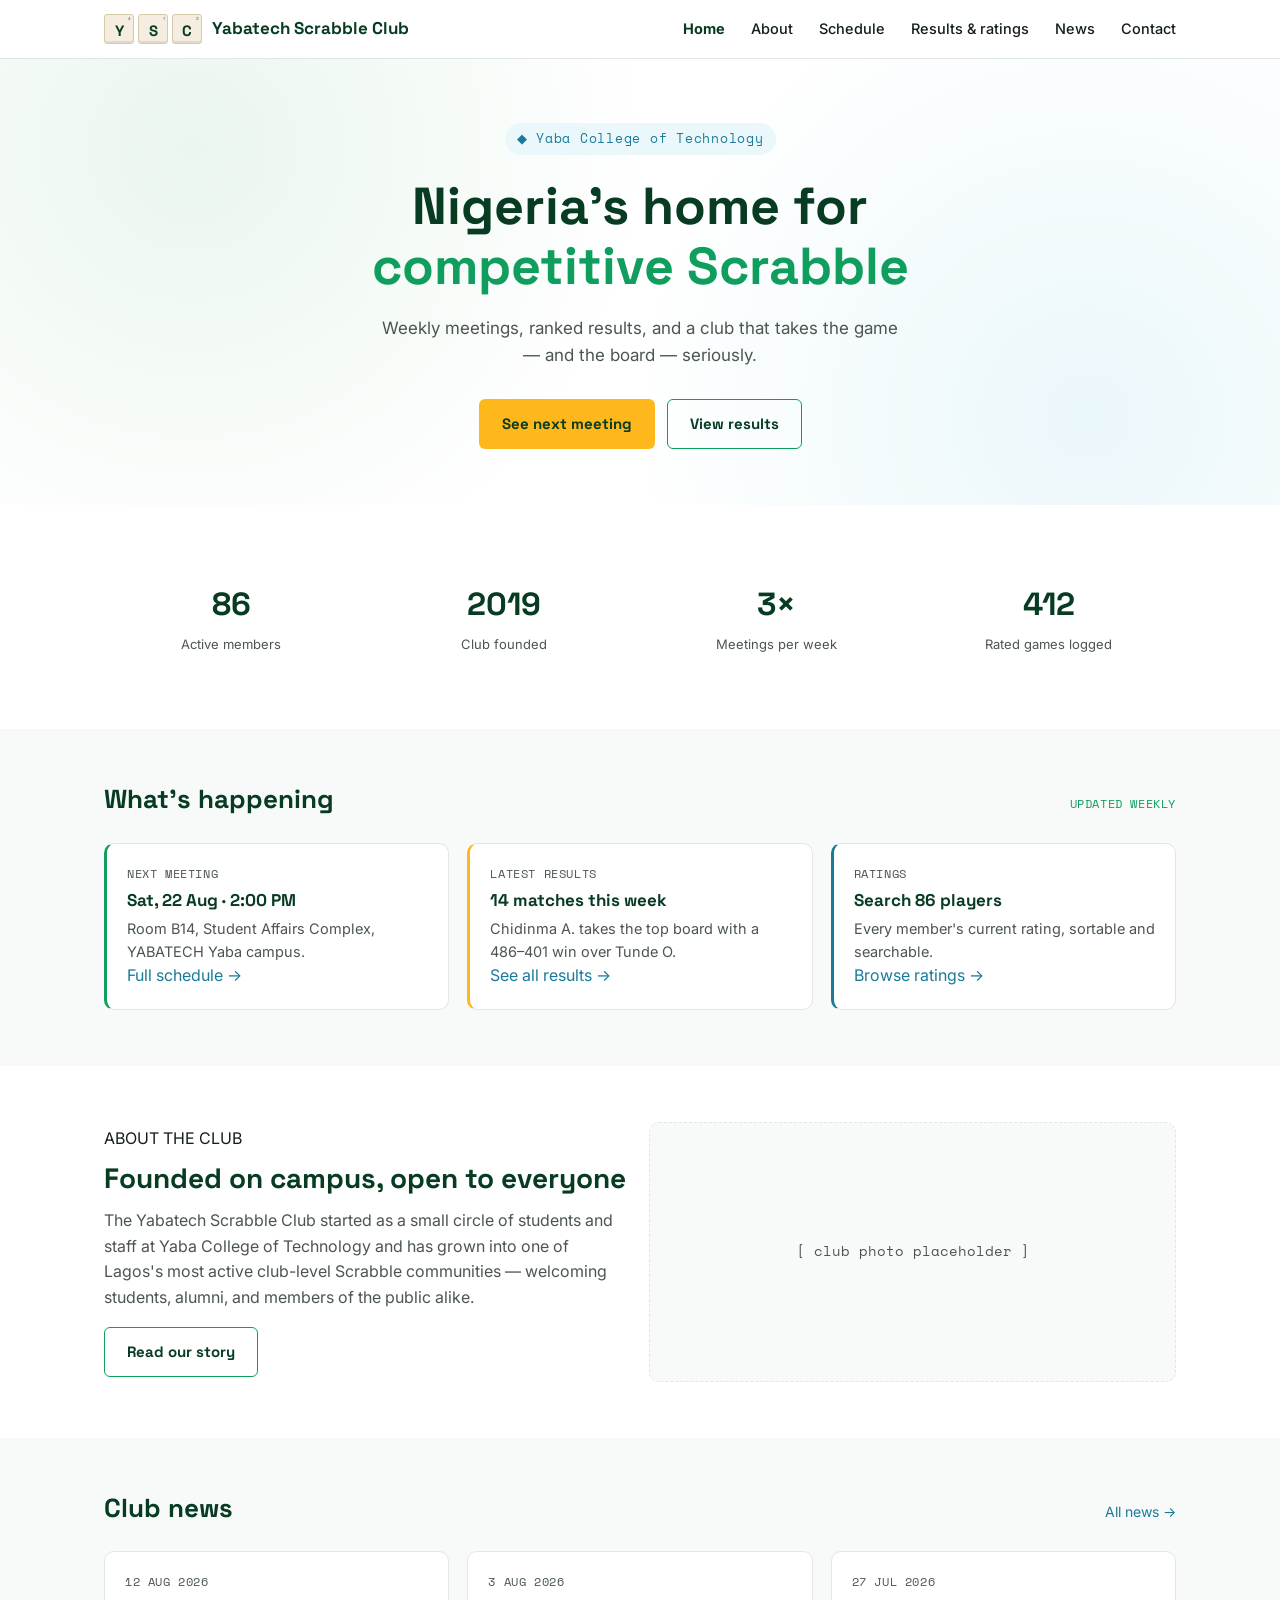
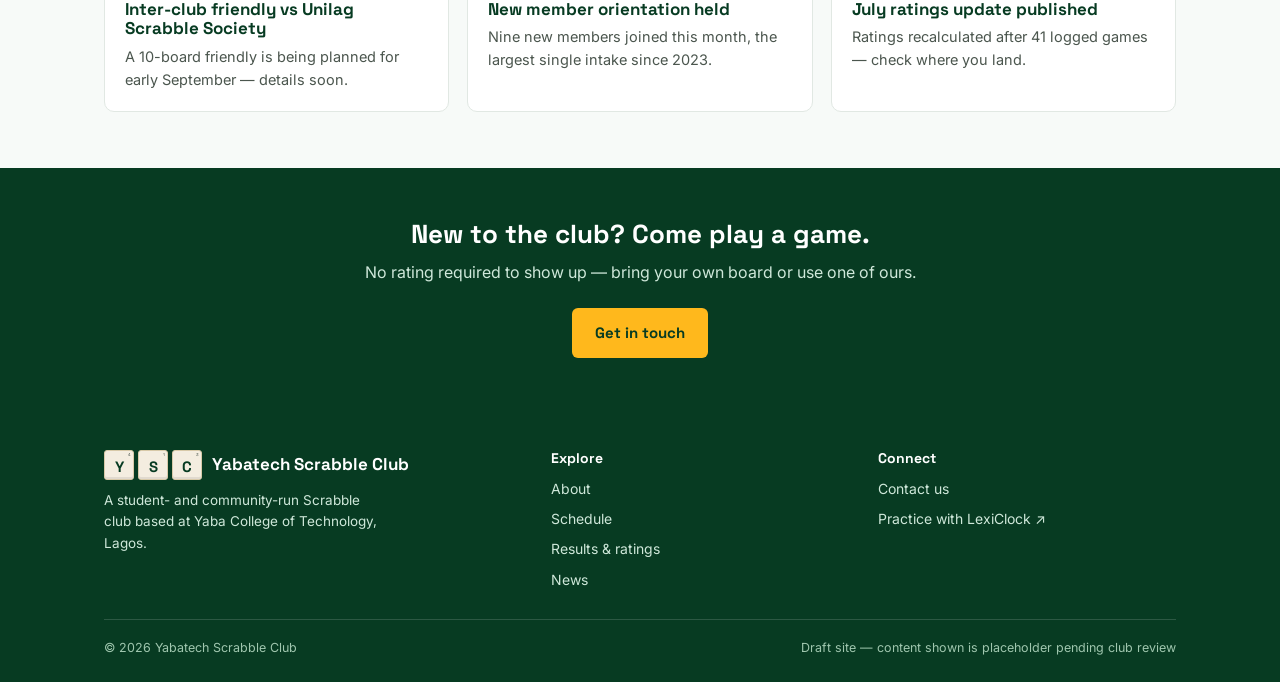
<file: index.html>
<!DOCTYPE html>
<html lang="en">
<head>
<meta charset="UTF-8">
<meta name="viewport" content="width=device-width, initial-scale=1.0">
<title>Yabatech Scrabble Club — Nigeria's home for competitive Scrabble</title>
<link rel="preconnect" href="https://fonts.googleapis.com">
<link href="https://fonts.googleapis.com/css2?family=Space+Grotesk:wght@500;700&family=Space+Mono:wght@400;700&family=Inter:wght@400;500;600&display=swap" rel="stylesheet">
<link rel="stylesheet" href="css/styles.css">
</head>
<body>

<header class="site">
  <div class="bar wrap">
    <a href="index.html" class="logo-mark">
      <span class="tile-row">
        <span class="tile">Y<span class="pts">4</span></span>
        <span class="tile">S<span class="pts">1</span></span>
        <span class="tile">C<span class="pts">3</span></span>
      </span>
      Yabatech Scrabble Club
    </a>
    <button class="nav-toggle" aria-label="Toggle menu"><span></span></button>
    <nav class="primary">
      <a href="index.html" class="current">Home</a>
      <a href="about.html">About</a>
      <a href="schedule.html">Schedule</a>
      <a href="results.html">Results & ratings</a>
      <a href="news.html">News</a>
      <a href="contact.html">Contact</a>
    </nav>
  </div>
</header>

<section class="hero">
  <div class="wrap">
    <span class="eyebrow">◆ Yaba College of Technology</span>
    <h1>Nigeria's home for <span class="accent">competitive Scrabble</span></h1>
    <p class="lead">Weekly meetings, ranked results, and a club that takes the game — and the board — seriously.</p>
    <div class="actions">
      <a href="schedule.html" class="btn btn-primary">See next meeting</a>
      <a href="results.html" class="btn btn-outline">View results</a>
    </div>
  </div>
</section>

<section>
  <div class="wrap">
    <div class="stat-row">
      <div class="stat"><div class="num">86</div><div class="lbl">Active members</div></div>
      <div class="stat"><div class="num">2019</div><div class="lbl">Club founded</div></div>
      <div class="stat"><div class="num">3×</div><div class="lbl">Meetings per week</div></div>
      <div class="stat"><div class="num">412</div><div class="lbl">Rated games logged</div></div>
    </div>
  </div>
</section>

<section class="soft">
  <div class="wrap">
    <div class="section-head">
      <h2>What's happening</h2>
      <span class="tag">UPDATED WEEKLY</span>
    </div>
    <div class="grid-3">
      <div class="card accent-green">
        <div class="k">Next meeting</div>
        <h3>Sat, 22 Aug · 2:00 PM</h3>
        <p>Room B14, Student Affairs Complex, YABATECH Yaba campus.</p>
        <a href="schedule.html">Full schedule →</a>
      </div>
      <div class="card accent-gold">
        <div class="k">Latest results</div>
        <h3>14 matches this week</h3>
        <p>Chidinma A. takes the top board with a 486–401 win over Tunde O.</p>
        <a href="results.html">See all results →</a>
      </div>
      <div class="card accent-blue">
        <div class="k">Ratings</div>
        <h3>Search 86 players</h3>
        <p>Every member's current rating, sortable and searchable.</p>
        <a href="results.html">Browse ratings →</a>
      </div>
    </div>
  </div>
</section>

<section>
  <div class="wrap grid-2" style="align-items:center;">
    <div>
      <span class="tag">ABOUT THE CLUB</span>
      <h2 style="margin:10px 0 14px; font-size:28px;">Founded on campus, open to everyone</h2>
      <p style="color:var(--ink-soft); margin-bottom:16px;">The Yabatech Scrabble Club started as a small circle of students and staff at Yaba College of Technology and has grown into one of Lagos's most active club-level Scrabble communities — welcoming students, alumni, and members of the public alike.</p>
      <a href="about.html" class="btn btn-outline">Read our story</a>
    </div>
    <div class="placeholder-block" style="min-height:260px;">[ club photo placeholder ]</div>
  </div>
</section>

<section class="soft">
  <div class="wrap">
    <div class="section-head">
      <h2>Club news</h2>
      <a href="news.html" style="font-size:14px;">All news →</a>
    </div>
    <div class="grid-3">
      <div class="card">
        <div class="k">12 Aug 2026</div>
        <h3>Inter-club friendly vs Unilag Scrabble Society</h3>
        <p>A 10-board friendly is being planned for early September — details soon.</p>
      </div>
      <div class="card">
        <div class="k">3 Aug 2026</div>
        <h3>New member orientation held</h3>
        <p>Nine new members joined this month, the largest single intake since 2023.</p>
      </div>
      <div class="card">
        <div class="k">27 Jul 2026</div>
        <h3>July ratings update published</h3>
        <p>Ratings recalculated after 41 logged games — check where you land.</p>
      </div>
    </div>
  </div>
</section>

<section class="cta-banner">
  <div class="wrap">
    <h2>New to the club? Come play a game.</h2>
    <p>No rating required to show up — bring your own board or use one of ours.</p>
    <a href="contact.html" class="btn btn-primary">Get in touch</a>
  </div>
</section>

<footer class="site">
  <div class="wrap">
    <div class="foot-grid">
      <div>
        <div class="logo-mark" style="color:var(--paper);">
          <span class="tile-row">
            <span class="tile">Y<span class="pts">4</span></span>
            <span class="tile">S<span class="pts">1</span></span>
            <span class="tile">C<span class="pts">3</span></span>
          </span>
          Yabatech Scrabble Club
        </div>
        <p style="margin-top:10px; font-size:13.5px; max-width:280px;">A student- and community-run Scrabble club based at Yaba College of Technology, Lagos.</p>
      </div>
      <div>
        <h4>Explore</h4>
        <div class="foot-links">
          <a href="about.html">About</a>
          <a href="schedule.html">Schedule</a>
          <a href="results.html">Results & ratings</a>
          <a href="news.html">News</a>
        </div>
      </div>
      <div>
        <h4>Connect</h4>
        <div class="foot-links">
          <a href="contact.html">Contact us</a>
          <a href="https://lexiclock.app">Practice with LexiClock ↗</a>
        </div>
      </div>
    </div>
    <div class="foot-bottom">
      <span>© 2026 Yabatech Scrabble Club</span>
      <span>Draft site — content shown is placeholder pending club review</span>
    </div>
  </div>
</footer>

<script src="js/main.js"></script>
</body>
</html>
</file>
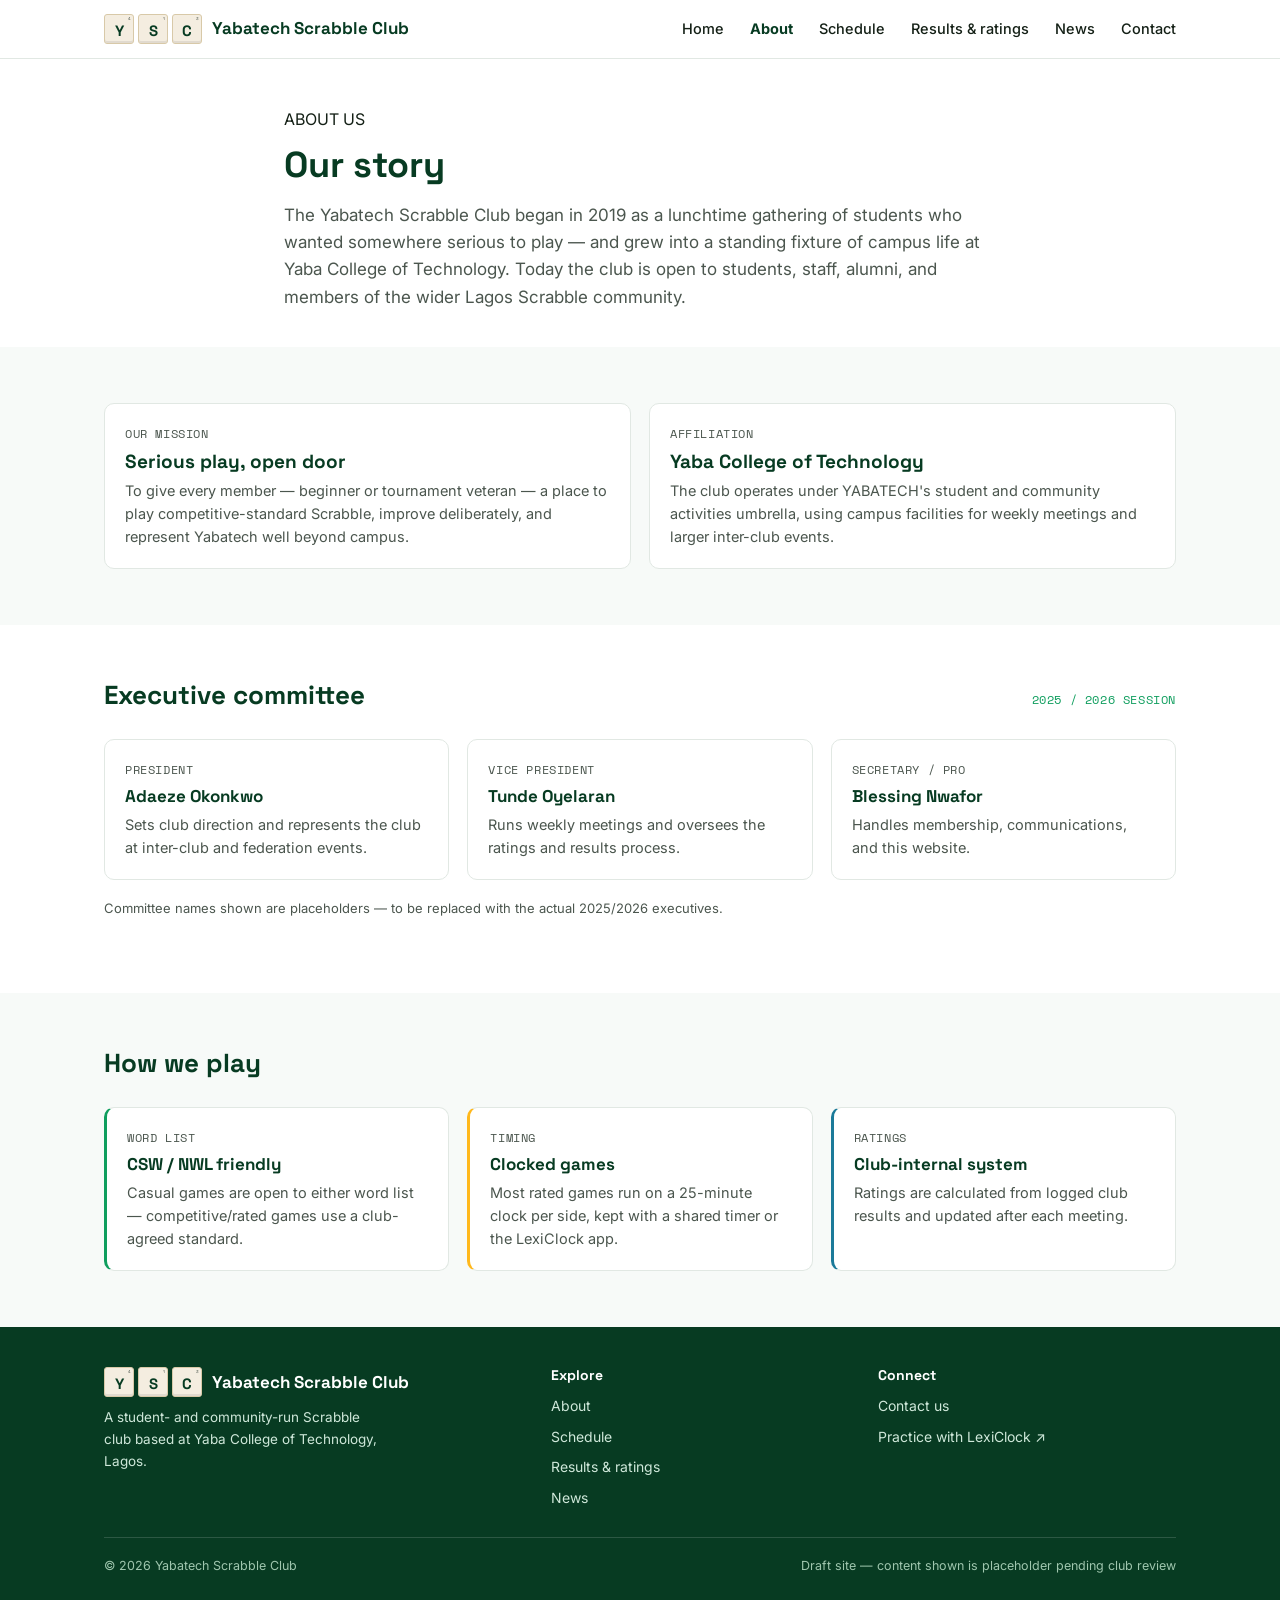
<file: about.html>
<!DOCTYPE html>
<html lang="en">
<head>
<meta charset="UTF-8">
<meta name="viewport" content="width=device-width, initial-scale=1.0">
<title>About — Yabatech Scrabble Club</title>
<link rel="preconnect" href="https://fonts.googleapis.com">
<link href="https://fonts.googleapis.com/css2?family=Space+Grotesk:wght@500;700&family=Space+Mono:wght@400;700&family=Inter:wght@400;500;600&display=swap" rel="stylesheet">
<link rel="stylesheet" href="css/styles.css">
</head>
<body>

<header class="site">
  <div class="bar wrap">
    <a href="index.html" class="logo-mark">
      <span class="tile-row">
        <span class="tile">Y<span class="pts">4</span></span>
        <span class="tile">S<span class="pts">1</span></span>
        <span class="tile">C<span class="pts">3</span></span>
      </span>
      Yabatech Scrabble Club
    </a>
    <button class="nav-toggle" aria-label="Toggle menu"><span></span></button>
    <nav class="primary">
      <a href="index.html">Home</a>
      <a href="about.html" class="current">About</a>
      <a href="schedule.html">Schedule</a>
      <a href="results.html">Results & ratings</a>
      <a href="news.html">News</a>
      <a href="contact.html">Contact</a>
    </nav>
  </div>
</header>

<section style="padding-top:48px; padding-bottom:36px;">
  <div class="wrap" style="max-width:760px;">
    <span class="tag">ABOUT US</span>
    <h1 style="font-size:36px; margin:12px 0 16px;">Our story</h1>
    <p style="color:var(--ink-soft); font-size:17px;">The Yabatech Scrabble Club began in 2019 as a lunchtime gathering of students who wanted somewhere serious to play — and grew into a standing fixture of campus life at Yaba College of Technology. Today the club is open to students, staff, alumni, and members of the wider Lagos Scrabble community.</p>
  </div>
</section>

<section class="soft">
  <div class="wrap grid-2">
    <div class="card">
      <div class="k">Our mission</div>
      <h3 style="font-size:19px;">Serious play, open door</h3>
      <p>To give every member — beginner or tournament veteran — a place to play competitive-standard Scrabble, improve deliberately, and represent Yabatech well beyond campus.</p>
    </div>
    <div class="card">
      <div class="k">Affiliation</div>
      <h3 style="font-size:19px;">Yaba College of Technology</h3>
      <p>The club operates under YABATECH's student and community activities umbrella, using campus facilities for weekly meetings and larger inter-club events.</p>
    </div>
  </div>
</section>

<section>
  <div class="wrap">
    <div class="section-head">
      <h2>Executive committee</h2>
      <span class="tag">2025 / 2026 SESSION</span>
    </div>
    <div class="grid-3">
      <div class="card">
        <div class="k">President</div>
        <h3>Adaeze Okonkwo</h3>
        <p>Sets club direction and represents the club at inter-club and federation events.</p>
      </div>
      <div class="card">
        <div class="k">Vice President</div>
        <h3>Tunde Oyelaran</h3>
        <p>Runs weekly meetings and oversees the ratings and results process.</p>
      </div>
      <div class="card">
        <div class="k">Secretary / PRO</div>
        <h3>Blessing Nwafor</h3>
        <p>Handles membership, communications, and this website.</p>
      </div>
    </div>
    <p class="form-note" style="margin-top:18px;">Committee names shown are placeholders — to be replaced with the actual 2025/2026 executives.</p>
  </div>
</section>

<section class="soft">
  <div class="wrap">
    <div class="section-head"><h2>How we play</h2></div>
    <div class="grid-3">
      <div class="card accent-green">
        <div class="k">Word list</div>
        <h3>CSW / NWL friendly</h3>
        <p>Casual games are open to either word list — competitive/rated games use a club-agreed standard.</p>
      </div>
      <div class="card accent-gold">
        <div class="k">Timing</div>
        <h3>Clocked games</h3>
        <p>Most rated games run on a 25-minute clock per side, kept with a shared timer or the LexiClock app.</p>
      </div>
      <div class="card accent-blue">
        <div class="k">Ratings</div>
        <h3>Club-internal system</h3>
        <p>Ratings are calculated from logged club results and updated after each meeting.</p>
      </div>
    </div>
  </div>
</section>

<footer class="site">
  <div class="wrap">
    <div class="foot-grid">
      <div>
        <div class="logo-mark" style="color:var(--paper);">
          <span class="tile-row">
            <span class="tile">Y<span class="pts">4</span></span>
            <span class="tile">S<span class="pts">1</span></span>
            <span class="tile">C<span class="pts">3</span></span>
          </span>
          Yabatech Scrabble Club
        </div>
        <p style="margin-top:10px; font-size:13.5px; max-width:280px;">A student- and community-run Scrabble club based at Yaba College of Technology, Lagos.</p>
      </div>
      <div>
        <h4>Explore</h4>
        <div class="foot-links">
          <a href="about.html">About</a>
          <a href="schedule.html">Schedule</a>
          <a href="results.html">Results & ratings</a>
          <a href="news.html">News</a>
        </div>
      </div>
      <div>
        <h4>Connect</h4>
        <div class="foot-links">
          <a href="contact.html">Contact us</a>
          <a href="https://lexiclock.app">Practice with LexiClock ↗</a>
        </div>
      </div>
    </div>
    <div class="foot-bottom">
      <span>© 2026 Yabatech Scrabble Club</span>
      <span>Draft site — content shown is placeholder pending club review</span>
    </div>
  </div>
</footer>

<script src="js/main.js"></script>
</body>
</html>
</file>
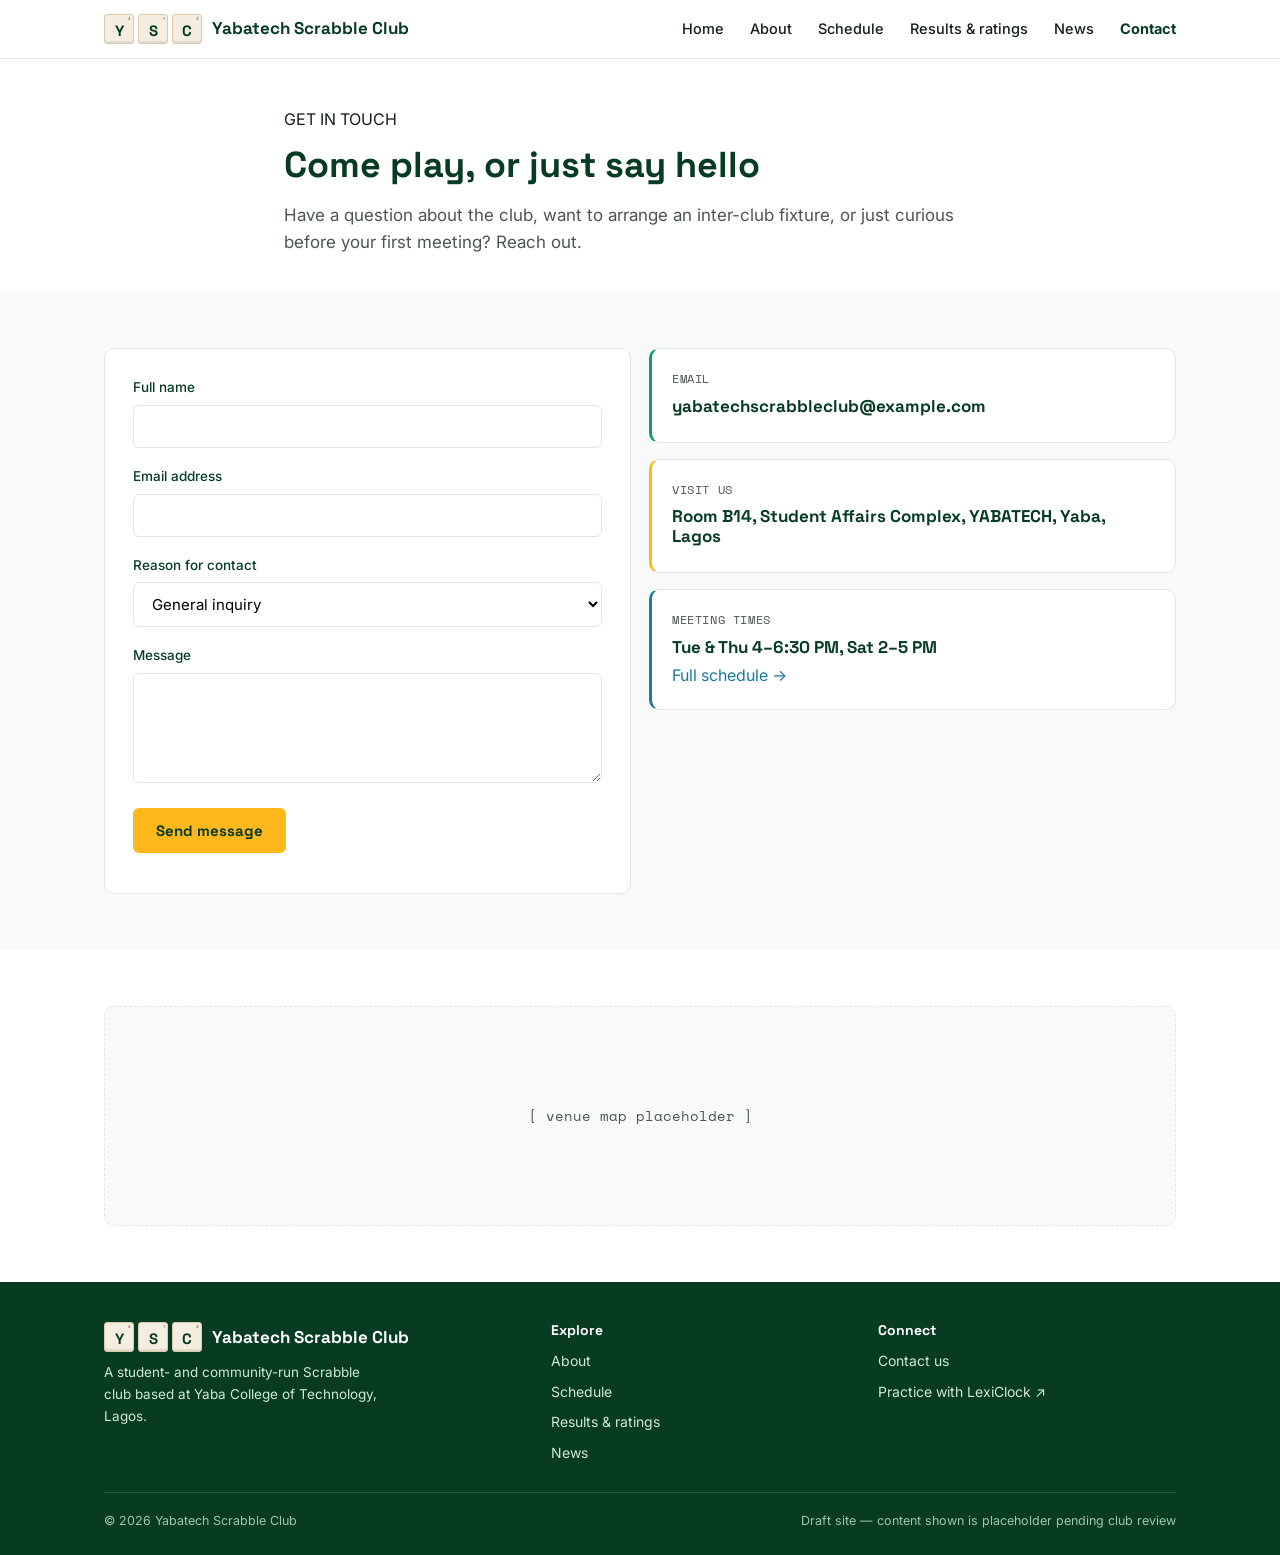
<file: contact.html>
<!DOCTYPE html>
<html lang="en">
<head>
<meta charset="UTF-8">
<meta name="viewport" content="width=device-width, initial-scale=1.0">
<title>Contact — Yabatech Scrabble Club</title>
<link rel="preconnect" href="https://fonts.googleapis.com">
<link href="https://fonts.googleapis.com/css2?family=Space+Grotesk:wght@500;700&family=Space+Mono:wght@400;700&family=Inter:wght@400;500;600&display=swap" rel="stylesheet">
<link rel="stylesheet" href="css/styles.css">
</head>
<body>

<header class="site">
  <div class="bar wrap">
    <a href="index.html" class="logo-mark">
      <span class="tile-row">
        <span class="tile">Y<span class="pts">4</span></span>
        <span class="tile">S<span class="pts">1</span></span>
        <span class="tile">C<span class="pts">3</span></span>
      </span>
      Yabatech Scrabble Club
    </a>
    <button class="nav-toggle" aria-label="Toggle menu"><span></span></button>
    <nav class="primary">
      <a href="index.html">Home</a>
      <a href="about.html">About</a>
      <a href="schedule.html">Schedule</a>
      <a href="results.html">Results & ratings</a>
      <a href="news.html">News</a>
      <a href="contact.html" class="current">Contact</a>
    </nav>
  </div>
</header>

<section style="padding-top:48px; padding-bottom:36px;">
  <div class="wrap" style="max-width:760px;">
    <span class="tag">GET IN TOUCH</span>
    <h1 style="font-size:36px; margin:12px 0 16px;">Come play, or just say hello</h1>
    <p style="color:var(--ink-soft); font-size:17px;">Have a question about the club, want to arrange an inter-club fixture, or just curious before your first meeting? Reach out.</p>
  </div>
</section>

<section class="soft">
  <div class="wrap grid-2">
    <div class="card" style="padding:28px;">
      <form data-demo-form>
        <div class="field">
          <label for="name">Full name</label>
          <input type="text" id="name" name="name" required>
        </div>
        <div class="field">
          <label for="email">Email address</label>
          <input type="email" id="email" name="email" required>
        </div>
        <div class="field">
          <label for="reason">Reason for contact</label>
          <select id="reason" name="reason">
            <option>General inquiry</option>
            <option>Membership</option>
            <option>Inter-club fixture</option>
            <option>Press / sponsorship</option>
          </select>
        </div>
        <div class="field">
          <label for="message">Message</label>
          <textarea id="message" name="message" required></textarea>
        </div>
        <button type="submit" class="btn btn-primary">Send message</button>
        <p class="form-status" style="margin-top:12px; font-size:13.5px; color:var(--blue);"></p>
      </form>
    </div>
    <div>
      <div class="card accent-green" style="margin-bottom:16px;">
        <div class="k">Email</div>
        <h3 style="font-size:17px;">yabatechscrabbleclub@example.com</h3>
      </div>
      <div class="card accent-gold" style="margin-bottom:16px;">
        <div class="k">Visit us</div>
        <h3 style="font-size:17px;">Room B14, Student Affairs Complex, YABATECH, Yaba, Lagos</h3>
      </div>
      <div class="card accent-blue">
        <div class="k">Meeting times</div>
        <h3 style="font-size:17px;">Tue & Thu 4–6:30 PM, Sat 2–5 PM</h3>
        <a href="schedule.html">Full schedule →</a>
      </div>
    </div>
  </div>
</section>

<section>
  <div class="wrap">
    <div class="placeholder-block" style="min-height:220px;">[ venue map placeholder ]</div>
  </div>
</section>

<footer class="site">
  <div class="wrap">
    <div class="foot-grid">
      <div>
        <div class="logo-mark" style="color:var(--paper);">
          <span class="tile-row">
            <span class="tile">Y<span class="pts">4</span></span>
            <span class="tile">S<span class="pts">1</span></span>
            <span class="tile">C<span class="pts">3</span></span>
          </span>
          Yabatech Scrabble Club
        </div>
        <p style="margin-top:10px; font-size:13.5px; max-width:280px;">A student- and community-run Scrabble club based at Yaba College of Technology, Lagos.</p>
      </div>
      <div>
        <h4>Explore</h4>
        <div class="foot-links">
          <a href="about.html">About</a>
          <a href="schedule.html">Schedule</a>
          <a href="results.html">Results & ratings</a>
          <a href="news.html">News</a>
        </div>
      </div>
      <div>
        <h4>Connect</h4>
        <div class="foot-links">
          <a href="contact.html">Contact us</a>
          <a href="https://lexiclock.app">Practice with LexiClock ↗</a>
        </div>
      </div>
    </div>
    <div class="foot-bottom">
      <span>© 2026 Yabatech Scrabble Club</span>
      <span>Draft site — content shown is placeholder pending club review</span>
    </div>
  </div>
</footer>

<script src="js/main.js"></script>
</body>
</html>
</file>
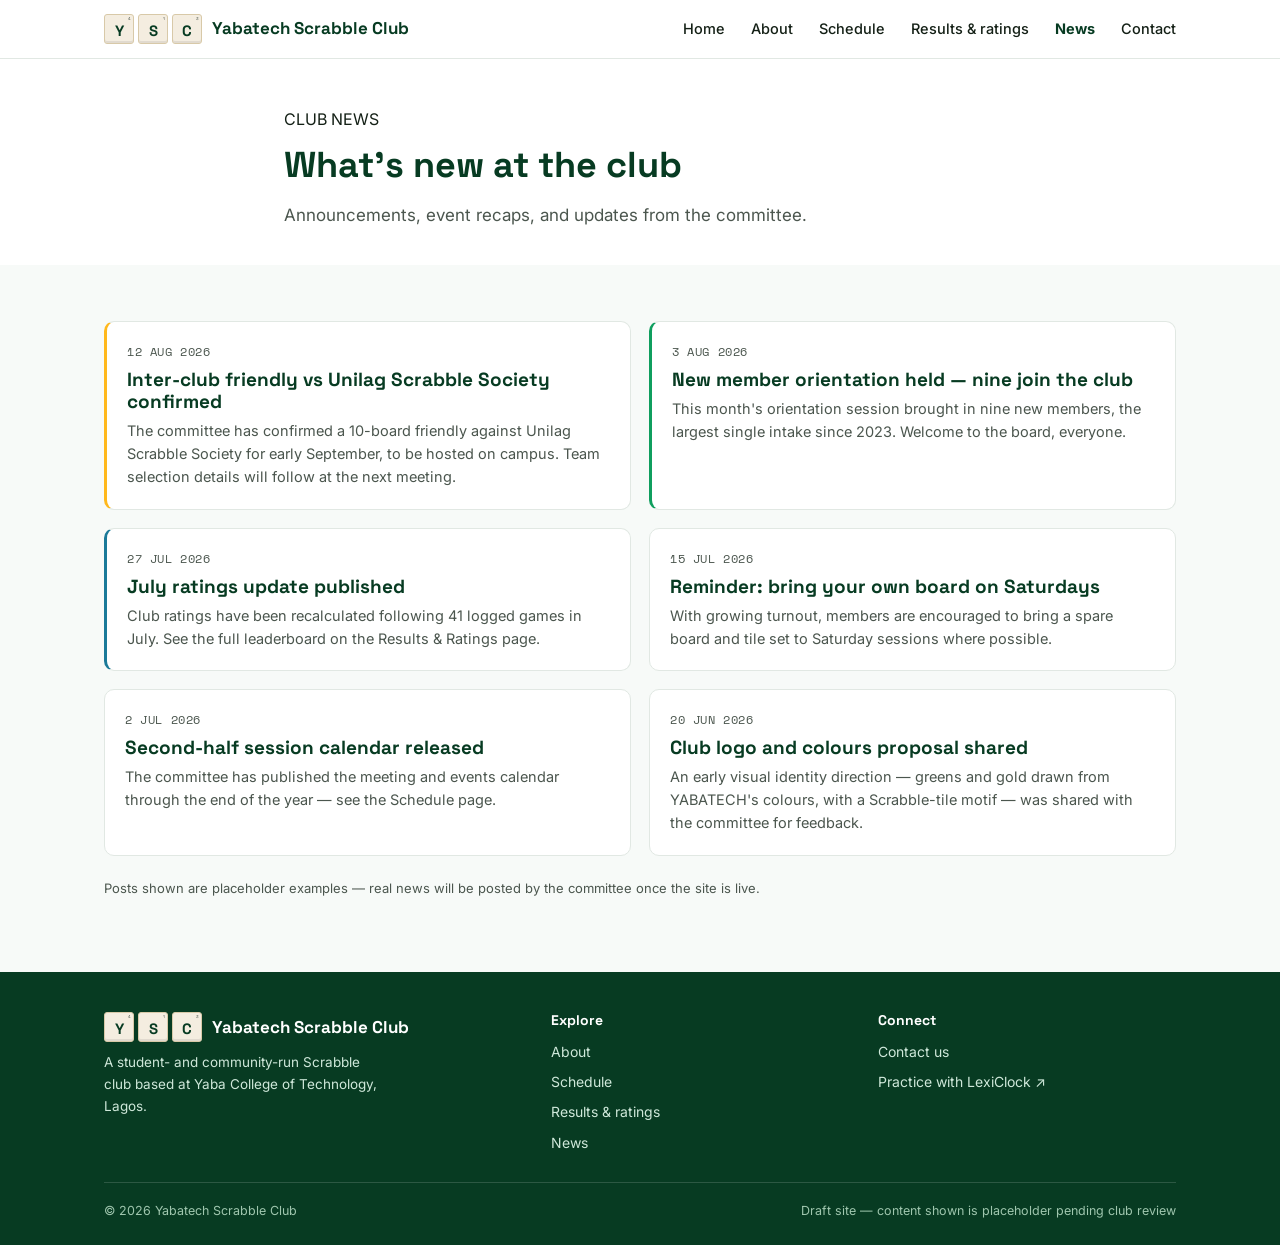
<file: news.html>
<!DOCTYPE html>
<html lang="en">
<head>
<meta charset="UTF-8">
<meta name="viewport" content="width=device-width, initial-scale=1.0">
<title>News — Yabatech Scrabble Club</title>
<link rel="preconnect" href="https://fonts.googleapis.com">
<link href="https://fonts.googleapis.com/css2?family=Space+Grotesk:wght@500;700&family=Space+Mono:wght@400;700&family=Inter:wght@400;500;600&display=swap" rel="stylesheet">
<link rel="stylesheet" href="css/styles.css">
</head>
<body>

<header class="site">
  <div class="bar wrap">
    <a href="index.html" class="logo-mark">
      <span class="tile-row">
        <span class="tile">Y<span class="pts">4</span></span>
        <span class="tile">S<span class="pts">1</span></span>
        <span class="tile">C<span class="pts">3</span></span>
      </span>
      Yabatech Scrabble Club
    </a>
    <button class="nav-toggle" aria-label="Toggle menu"><span></span></button>
    <nav class="primary">
      <a href="index.html">Home</a>
      <a href="about.html">About</a>
      <a href="schedule.html">Schedule</a>
      <a href="results.html">Results & ratings</a>
      <a href="news.html" class="current">News</a>
      <a href="contact.html">Contact</a>
    </nav>
  </div>
</header>

<section style="padding-top:48px; padding-bottom:36px;">
  <div class="wrap" style="max-width:760px;">
    <span class="tag">CLUB NEWS</span>
    <h1 style="font-size:36px; margin:12px 0 16px;">What's new at the club</h1>
    <p style="color:var(--ink-soft); font-size:17px;">Announcements, event recaps, and updates from the committee.</p>
  </div>
</section>

<section class="soft">
  <div class="wrap">
    <div class="grid-2">
      <div class="card accent-gold">
        <div class="k">12 Aug 2026</div>
        <h3 style="font-size:19px;">Inter-club friendly vs Unilag Scrabble Society confirmed</h3>
        <p>The committee has confirmed a 10-board friendly against Unilag Scrabble Society for early September, to be hosted on campus. Team selection details will follow at the next meeting.</p>
      </div>
      <div class="card accent-green">
        <div class="k">3 Aug 2026</div>
        <h3 style="font-size:19px;">New member orientation held — nine join the club</h3>
        <p>This month's orientation session brought in nine new members, the largest single intake since 2023. Welcome to the board, everyone.</p>
      </div>
      <div class="card accent-blue">
        <div class="k">27 Jul 2026</div>
        <h3 style="font-size:19px;">July ratings update published</h3>
        <p>Club ratings have been recalculated following 41 logged games in July. See the full leaderboard on the Results & Ratings page.</p>
      </div>
      <div class="card">
        <div class="k">15 Jul 2026</div>
        <h3 style="font-size:19px;">Reminder: bring your own board on Saturdays</h3>
        <p>With growing turnout, members are encouraged to bring a spare board and tile set to Saturday sessions where possible.</p>
      </div>
      <div class="card">
        <div class="k">2 Jul 2026</div>
        <h3 style="font-size:19px;">Second-half session calendar released</h3>
        <p>The committee has published the meeting and events calendar through the end of the year — see the Schedule page.</p>
      </div>
      <div class="card">
        <div class="k">20 Jun 2026</div>
        <h3 style="font-size:19px;">Club logo and colours proposal shared</h3>
        <p>An early visual identity direction — greens and gold drawn from YABATECH's colours, with a Scrabble-tile motif — was shared with the committee for feedback.</p>
      </div>
    </div>
    <p class="form-note" style="margin-top:22px;">Posts shown are placeholder examples — real news will be posted by the committee once the site is live.</p>
  </div>
</section>

<footer class="site">
  <div class="wrap">
    <div class="foot-grid">
      <div>
        <div class="logo-mark" style="color:var(--paper);">
          <span class="tile-row">
            <span class="tile">Y<span class="pts">4</span></span>
            <span class="tile">S<span class="pts">1</span></span>
            <span class="tile">C<span class="pts">3</span></span>
          </span>
          Yabatech Scrabble Club
        </div>
        <p style="margin-top:10px; font-size:13.5px; max-width:280px;">A student- and community-run Scrabble club based at Yaba College of Technology, Lagos.</p>
      </div>
      <div>
        <h4>Explore</h4>
        <div class="foot-links">
          <a href="about.html">About</a>
          <a href="schedule.html">Schedule</a>
          <a href="results.html">Results & ratings</a>
          <a href="news.html">News</a>
        </div>
      </div>
      <div>
        <h4>Connect</h4>
        <div class="foot-links">
          <a href="contact.html">Contact us</a>
          <a href="https://lexiclock.app">Practice with LexiClock ↗</a>
        </div>
      </div>
    </div>
    <div class="foot-bottom">
      <span>© 2026 Yabatech Scrabble Club</span>
      <span>Draft site — content shown is placeholder pending club review</span>
    </div>
  </div>
</footer>

<script src="js/main.js"></script>
</body>
</html>
</file>
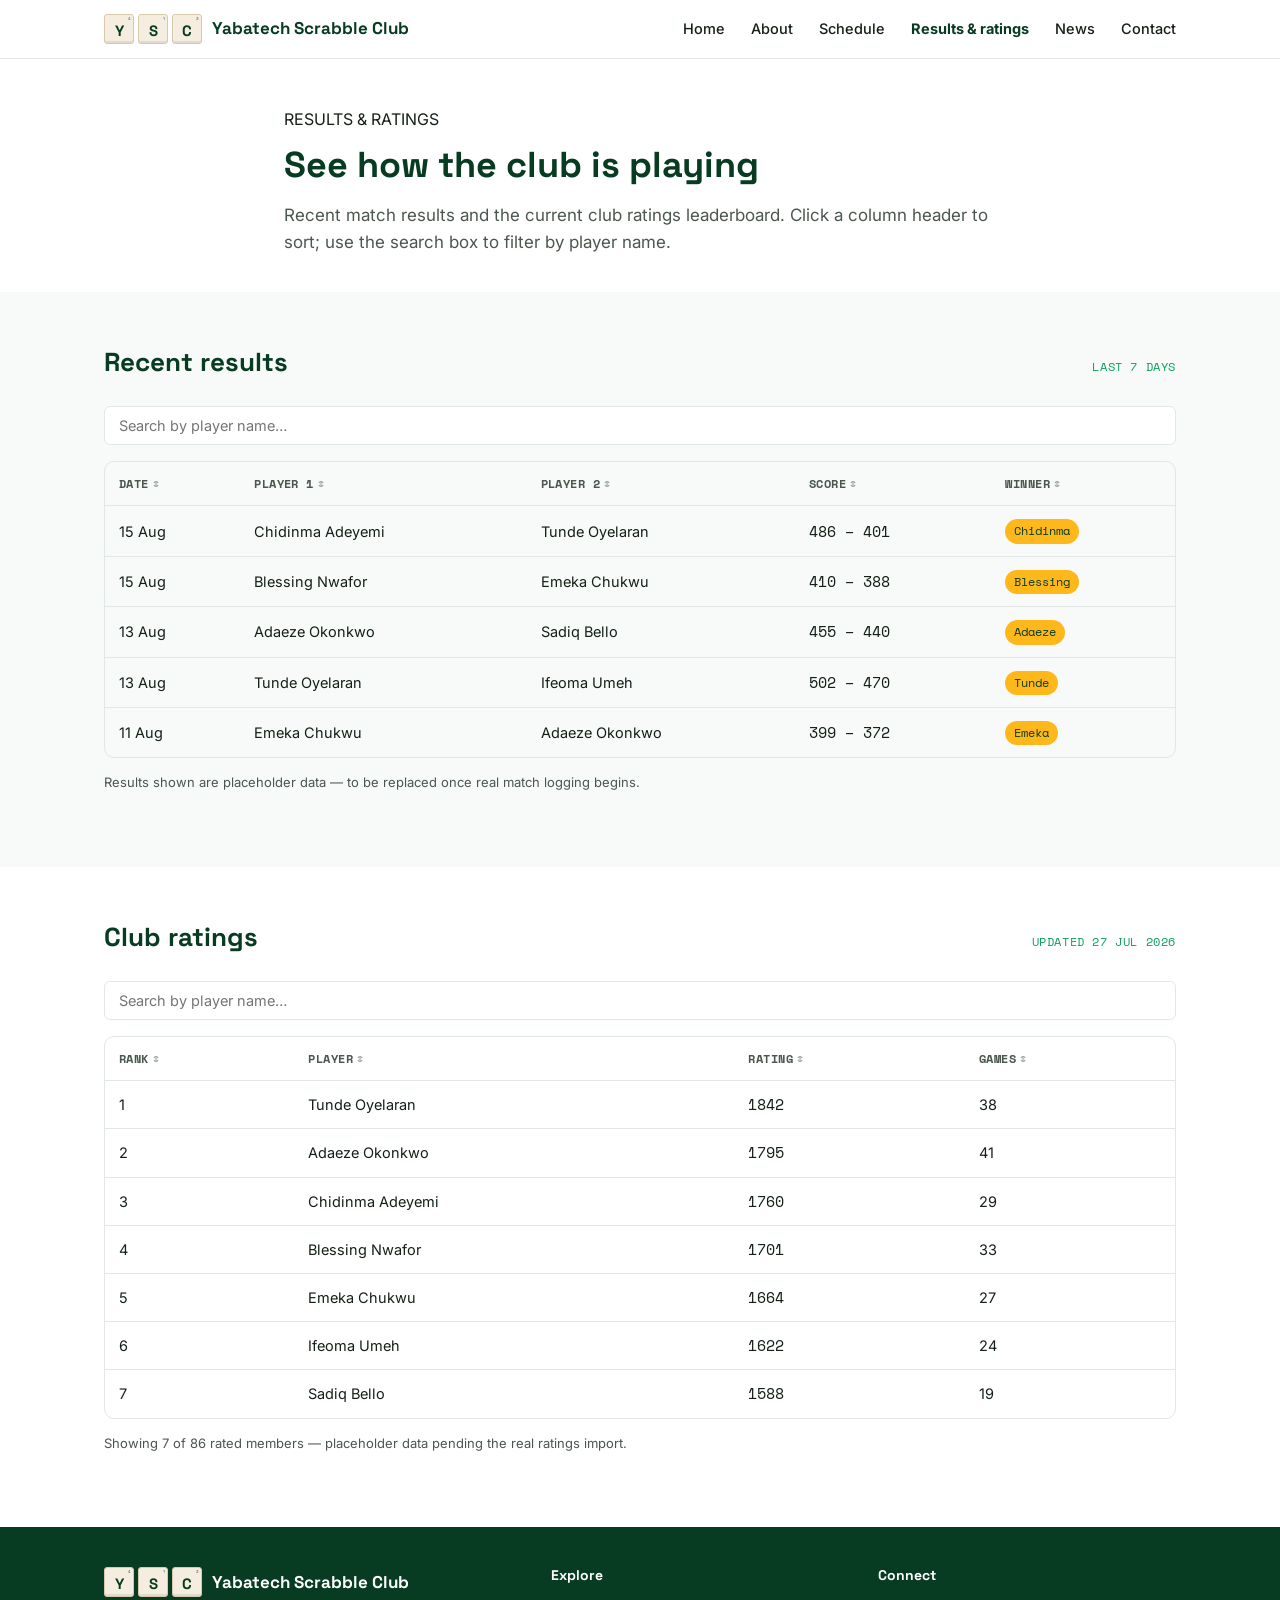
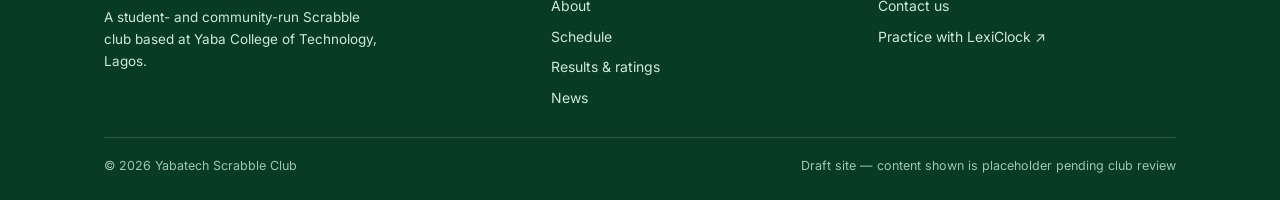
<file: results.html>
<!DOCTYPE html>
<html lang="en">
<head>
<meta charset="UTF-8">
<meta name="viewport" content="width=device-width, initial-scale=1.0">
<title>Results & ratings — Yabatech Scrabble Club</title>
<link rel="preconnect" href="https://fonts.googleapis.com">
<link href="https://fonts.googleapis.com/css2?family=Space+Grotesk:wght@500;700&family=Space+Mono:wght@400;700&family=Inter:wght@400;500;600&display=swap" rel="stylesheet">
<link rel="stylesheet" href="css/styles.css">
</head>
<body>

<header class="site">
  <div class="bar wrap">
    <a href="index.html" class="logo-mark">
      <span class="tile-row">
        <span class="tile">Y<span class="pts">4</span></span>
        <span class="tile">S<span class="pts">1</span></span>
        <span class="tile">C<span class="pts">3</span></span>
      </span>
      Yabatech Scrabble Club
    </a>
    <button class="nav-toggle" aria-label="Toggle menu"><span></span></button>
    <nav class="primary">
      <a href="index.html">Home</a>
      <a href="about.html">About</a>
      <a href="schedule.html">Schedule</a>
      <a href="results.html" class="current">Results & ratings</a>
      <a href="news.html">News</a>
      <a href="contact.html">Contact</a>
    </nav>
  </div>
</header>

<section style="padding-top:48px; padding-bottom:36px;">
  <div class="wrap" style="max-width:760px;">
    <span class="tag">RESULTS & RATINGS</span>
    <h1 style="font-size:36px; margin:12px 0 16px;">See how the club is playing</h1>
    <p style="color:var(--ink-soft); font-size:17px;">Recent match results and the current club ratings leaderboard. Click a column header to sort; use the search box to filter by player name.</p>
  </div>
</section>

<section class="soft">
  <div class="wrap">
    <div class="section-head"><h2>Recent results</h2><span class="tag">LAST 7 DAYS</span></div>
    <div class="toolbar">
      <input type="search" data-filter-target="#results-table" placeholder="Search by player name…" aria-label="Search results">
    </div>
    <div class="table-wrap">
      <table id="results-table" data-sortable>
        <thead>
          <tr>
            <th data-key="date" data-type="text">Date</th>
            <th data-key="p1">Player 1</th>
            <th data-key="p2">Player 2</th>
            <th data-key="score">Score</th>
            <th data-key="winner">Winner</th>
          </tr>
        </thead>
        <tbody>
          <tr><td data-date="2026-08-15">15 Aug</td><td data-p1="Chidinma Adeyemi">Chidinma Adeyemi</td><td data-p2="Tunde Oyelaran">Tunde Oyelaran</td><td class="score" data-score="486">486 – 401</td><td data-winner="Chidinma"><span class="badge">Chidinma</span></td></tr>
          <tr><td data-date="2026-08-15">15 Aug</td><td data-p1="Blessing Nwafor">Blessing Nwafor</td><td data-p2="Emeka Chukwu">Emeka Chukwu</td><td class="score" data-score="410">410 – 388</td><td data-winner="Blessing"><span class="badge">Blessing</span></td></tr>
          <tr><td data-date="2026-08-13">13 Aug</td><td data-p1="Adaeze Okonkwo">Adaeze Okonkwo</td><td data-p2="Sadiq Bello">Sadiq Bello</td><td class="score" data-score="455">455 – 440</td><td data-winner="Adaeze"><span class="badge">Adaeze</span></td></tr>
          <tr><td data-date="2026-08-13">13 Aug</td><td data-p1="Tunde Oyelaran">Tunde Oyelaran</td><td data-p2="Ifeoma Umeh">Ifeoma Umeh</td><td class="score" data-score="502">502 – 470</td><td data-winner="Tunde"><span class="badge">Tunde</span></td></tr>
          <tr><td data-date="2026-08-11">11 Aug</td><td data-p1="Emeka Chukwu">Emeka Chukwu</td><td data-p2="Adaeze Okonkwo">Adaeze Okonkwo</td><td class="score" data-score="399">399 – 372</td><td data-winner="Emeka"><span class="badge">Emeka</span></td></tr>
        </tbody>
      </table>
    </div>
    <p class="form-note" style="margin-top:14px;">Results shown are placeholder data — to be replaced once real match logging begins.</p>
  </div>
</section>

<section>
  <div class="wrap">
    <div class="section-head"><h2>Club ratings</h2><span class="tag">UPDATED 27 JUL 2026</span></div>
    <div class="toolbar">
      <input type="search" data-filter-target="#ratings-table" placeholder="Search by player name…" aria-label="Search ratings">
    </div>
    <div class="table-wrap">
      <table id="ratings-table" data-sortable>
        <thead>
          <tr>
            <th data-key="rank" data-type="number">Rank</th>
            <th data-key="name">Player</th>
            <th data-key="rating" data-type="number">Rating</th>
            <th data-key="games" data-type="number">Games</th>
          </tr>
        </thead>
        <tbody>
          <tr><td data-rank="1">1</td><td data-name="Tunde Oyelaran">Tunde Oyelaran</td><td class="rating" data-rating="1842">1842</td><td data-games="38">38</td></tr>
          <tr><td data-rank="2">2</td><td data-name="Adaeze Okonkwo">Adaeze Okonkwo</td><td class="rating" data-rating="1795">1795</td><td data-games="41">41</td></tr>
          <tr><td data-rank="3">3</td><td data-name="Chidinma Adeyemi">Chidinma Adeyemi</td><td class="rating" data-rating="1760">1760</td><td data-games="29">29</td></tr>
          <tr><td data-rank="4">4</td><td data-name="Blessing Nwafor">Blessing Nwafor</td><td class="rating" data-rating="1701">1701</td><td data-games="33">33</td></tr>
          <tr><td data-rank="5">5</td><td data-name="Emeka Chukwu">Emeka Chukwu</td><td class="rating" data-rating="1664">1664</td><td data-games="27">27</td></tr>
          <tr><td data-rank="6">6</td><td data-name="Ifeoma Umeh">Ifeoma Umeh</td><td class="rating" data-rating="1622">1622</td><td data-games="24">24</td></tr>
          <tr><td data-rank="7">7</td><td data-name="Sadiq Bello">Sadiq Bello</td><td class="rating" data-rating="1588">1588</td><td data-games="19">19</td></tr>
        </tbody>
      </table>
    </div>
    <p class="form-note" style="margin-top:14px;">Showing 7 of 86 rated members — placeholder data pending the real ratings import.</p>
  </div>
</section>

<footer class="site">
  <div class="wrap">
    <div class="foot-grid">
      <div>
        <div class="logo-mark" style="color:var(--paper);">
          <span class="tile-row">
            <span class="tile">Y<span class="pts">4</span></span>
            <span class="tile">S<span class="pts">1</span></span>
            <span class="tile">C<span class="pts">3</span></span>
          </span>
          Yabatech Scrabble Club
        </div>
        <p style="margin-top:10px; font-size:13.5px; max-width:280px;">A student- and community-run Scrabble club based at Yaba College of Technology, Lagos.</p>
      </div>
      <div>
        <h4>Explore</h4>
        <div class="foot-links">
          <a href="about.html">About</a>
          <a href="schedule.html">Schedule</a>
          <a href="results.html">Results & ratings</a>
          <a href="news.html">News</a>
        </div>
      </div>
      <div>
        <h4>Connect</h4>
        <div class="foot-links">
          <a href="contact.html">Contact us</a>
          <a href="https://lexiclock.app">Practice with LexiClock ↗</a>
        </div>
      </div>
    </div>
    <div class="foot-bottom">
      <span>© 2026 Yabatech Scrabble Club</span>
      <span>Draft site — content shown is placeholder pending club review</span>
    </div>
  </div>
</footer>

<script src="js/main.js"></script>
</body>
</html>
</file>
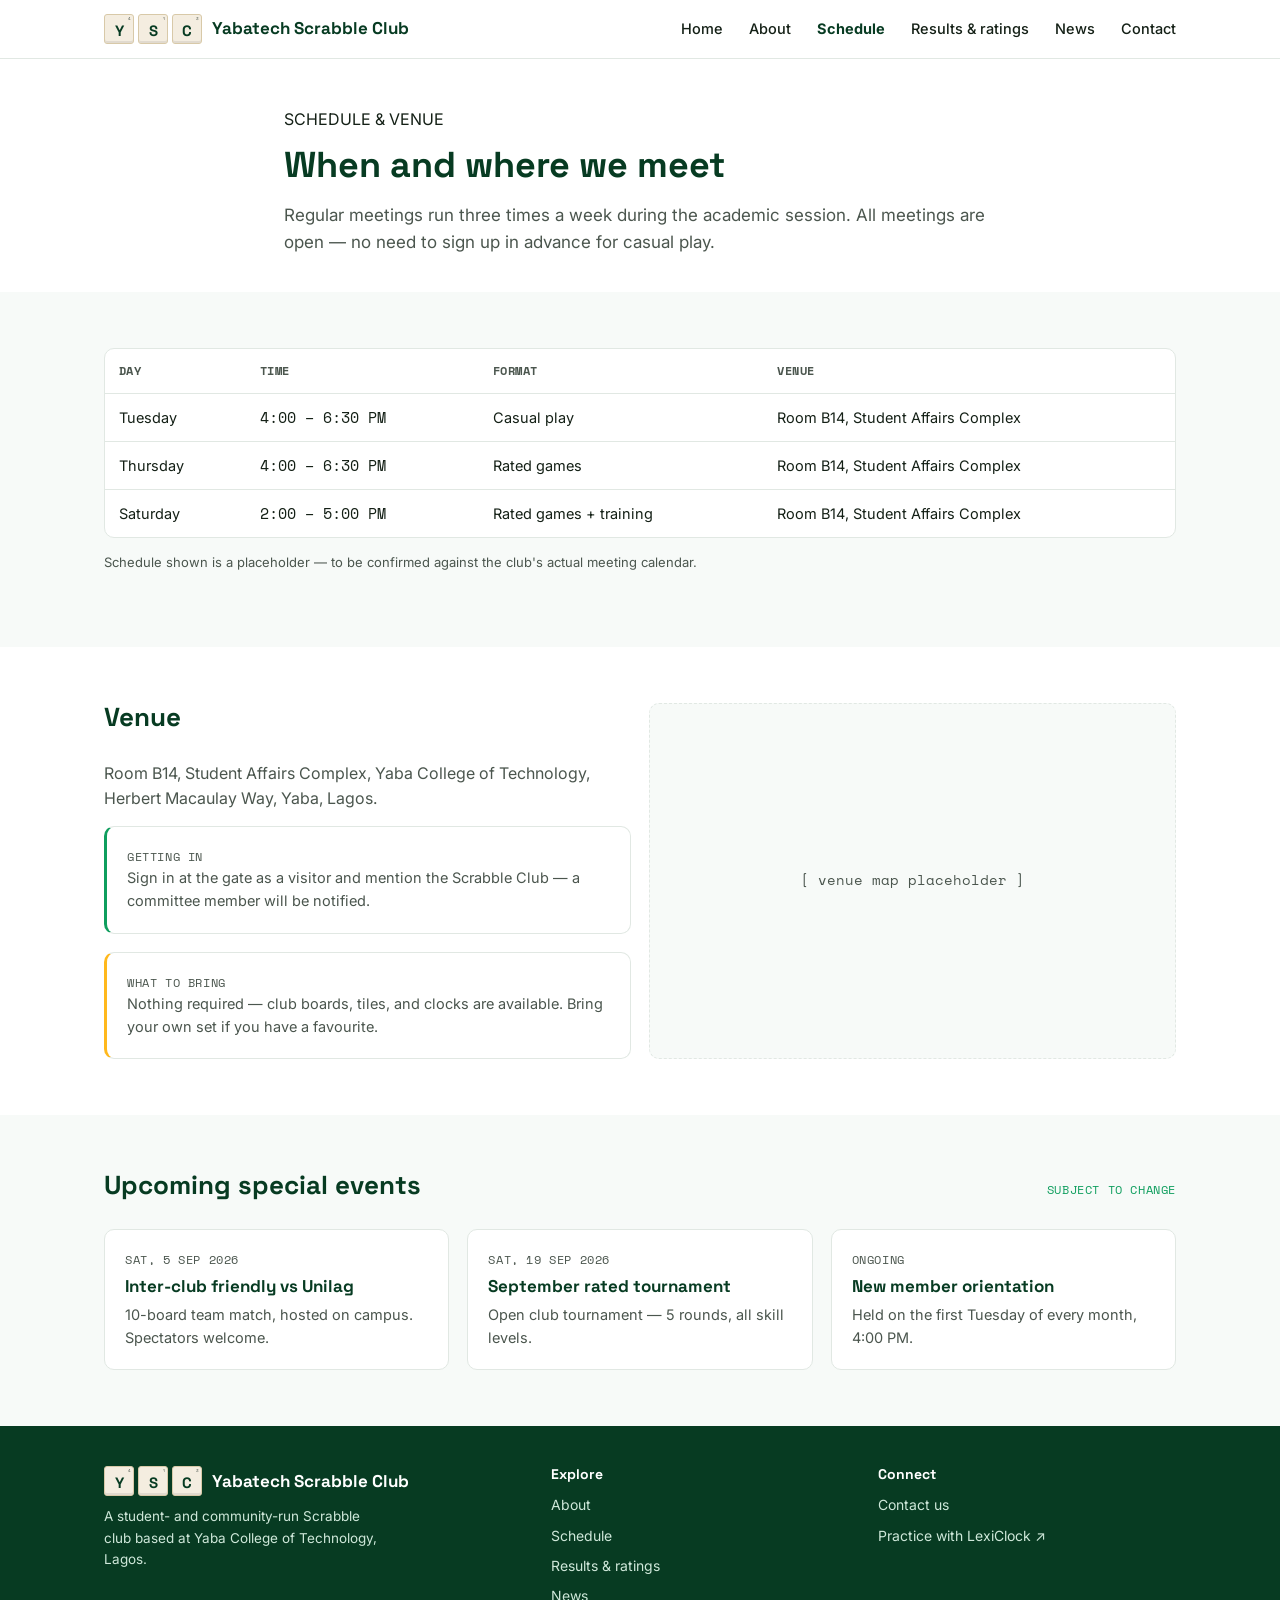
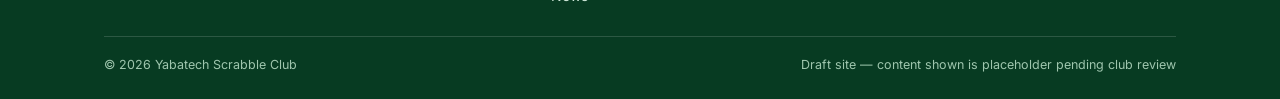
<file: schedule.html>
<!DOCTYPE html>
<html lang="en">
<head>
<meta charset="UTF-8">
<meta name="viewport" content="width=device-width, initial-scale=1.0">
<title>Schedule — Yabatech Scrabble Club</title>
<link rel="preconnect" href="https://fonts.googleapis.com">
<link href="https://fonts.googleapis.com/css2?family=Space+Grotesk:wght@500;700&family=Space+Mono:wght@400;700&family=Inter:wght@400;500;600&display=swap" rel="stylesheet">
<link rel="stylesheet" href="css/styles.css">
</head>
<body>

<header class="site">
  <div class="bar wrap">
    <a href="index.html" class="logo-mark">
      <span class="tile-row">
        <span class="tile">Y<span class="pts">4</span></span>
        <span class="tile">S<span class="pts">1</span></span>
        <span class="tile">C<span class="pts">3</span></span>
      </span>
      Yabatech Scrabble Club
    </a>
    <button class="nav-toggle" aria-label="Toggle menu"><span></span></button>
    <nav class="primary">
      <a href="index.html">Home</a>
      <a href="about.html">About</a>
      <a href="schedule.html" class="current">Schedule</a>
      <a href="results.html">Results & ratings</a>
      <a href="news.html">News</a>
      <a href="contact.html">Contact</a>
    </nav>
  </div>
</header>

<section style="padding-top:48px; padding-bottom:36px;">
  <div class="wrap" style="max-width:760px;">
    <span class="tag">SCHEDULE & VENUE</span>
    <h1 style="font-size:36px; margin:12px 0 16px;">When and where we meet</h1>
    <p style="color:var(--ink-soft); font-size:17px;">Regular meetings run three times a week during the academic session. All meetings are open — no need to sign up in advance for casual play.</p>
  </div>
</section>

<section class="soft">
  <div class="wrap">
    <div class="table-wrap" style="background:var(--paper);">
      <table>
        <thead>
          <tr><th>Day</th><th>Time</th><th>Format</th><th>Venue</th></tr>
        </thead>
        <tbody>
          <tr><td>Tuesday</td><td class="mono">4:00 – 6:30 PM</td><td>Casual play</td><td>Room B14, Student Affairs Complex</td></tr>
          <tr><td>Thursday</td><td class="mono">4:00 – 6:30 PM</td><td>Rated games</td><td>Room B14, Student Affairs Complex</td></tr>
          <tr><td>Saturday</td><td class="mono">2:00 – 5:00 PM</td><td>Rated games + training</td><td>Room B14, Student Affairs Complex</td></tr>
        </tbody>
      </table>
    </div>
    <p class="form-note" style="margin-top:14px;">Schedule shown is a placeholder — to be confirmed against the club's actual meeting calendar.</p>
  </div>
</section>

<section>
  <div class="wrap grid-2">
    <div>
      <div class="section-head"><h2>Venue</h2></div>
      <p style="color:var(--ink-soft); margin-bottom:14px;">Room B14, Student Affairs Complex, Yaba College of Technology, Herbert Macaulay Way, Yaba, Lagos.</p>
      <div class="grid-3" style="grid-template-columns: 1fr;">
        <div class="card accent-green"><div class="k">Getting in</div><p>Sign in at the gate as a visitor and mention the Scrabble Club — a committee member will be notified.</p></div>
        <div class="card accent-gold"><div class="k">What to bring</div><p>Nothing required — club boards, tiles, and clocks are available. Bring your own set if you have a favourite.</p></div>
      </div>
    </div>
    <div class="placeholder-block" style="min-height:280px;">[ venue map placeholder ]</div>
  </div>
</section>

<section class="soft">
  <div class="wrap">
    <div class="section-head">
      <h2>Upcoming special events</h2>
      <span class="tag">SUBJECT TO CHANGE</span>
    </div>
    <div class="grid-3">
      <div class="card">
        <div class="k">Sat, 5 Sep 2026</div>
        <h3>Inter-club friendly vs Unilag</h3>
        <p>10-board team match, hosted on campus. Spectators welcome.</p>
      </div>
      <div class="card">
        <div class="k">Sat, 19 Sep 2026</div>
        <h3>September rated tournament</h3>
        <p>Open club tournament — 5 rounds, all skill levels.</p>
      </div>
      <div class="card">
        <div class="k">Ongoing</div>
        <h3>New member orientation</h3>
        <p>Held on the first Tuesday of every month, 4:00 PM.</p>
      </div>
    </div>
  </div>
</section>

<footer class="site">
  <div class="wrap">
    <div class="foot-grid">
      <div>
        <div class="logo-mark" style="color:var(--paper);">
          <span class="tile-row">
            <span class="tile">Y<span class="pts">4</span></span>
            <span class="tile">S<span class="pts">1</span></span>
            <span class="tile">C<span class="pts">3</span></span>
          </span>
          Yabatech Scrabble Club
        </div>
        <p style="margin-top:10px; font-size:13.5px; max-width:280px;">A student- and community-run Scrabble club based at Yaba College of Technology, Lagos.</p>
      </div>
      <div>
        <h4>Explore</h4>
        <div class="foot-links">
          <a href="about.html">About</a>
          <a href="schedule.html">Schedule</a>
          <a href="results.html">Results & ratings</a>
          <a href="news.html">News</a>
        </div>
      </div>
      <div>
        <h4>Connect</h4>
        <div class="foot-links">
          <a href="contact.html">Contact us</a>
          <a href="https://lexiclock.app">Practice with LexiClock ↗</a>
        </div>
      </div>
    </div>
    <div class="foot-bottom">
      <span>© 2026 Yabatech Scrabble Club</span>
      <span>Draft site — content shown is placeholder pending club review</span>
    </div>
  </div>
</footer>

<script src="js/main.js"></script>
</body>
</html>
</file>
<file: css/styles.css>
/* ===== Tokens ===== */
:root {
  --green: #0F9E5E;
  --green-dark: #073B22;
  --green-tint: #EAF6EE;
  --gold: #FFB81C;
  --gold-dark: #8A5A00;
  --blue: #1B7A99;
  --blue-tint: #EAF7FB;
  --ink: #142016;
  --ink-soft: #4B564E;
  --paper: #FFFFFF;
  --paper-soft: #F7FAF8;
  --line: #E1E8E3;
  --tile: #F4EDE0;
  --tile-line: #D8C9A8;
  --radius: 6px;
  --max: 1120px;
}

* { box-sizing: border-box; margin: 0; padding: 0; }

html { scroll-behavior: smooth; }

body {
  font-family: 'Inter', -apple-system, sans-serif;
  color: var(--ink);
  background: var(--paper);
  line-height: 1.6;
  font-size: 16px;
}

h1, h2, h3, h4, .display {
  font-family: 'Space Grotesk', 'Inter', sans-serif;
  font-weight: 700;
  color: var(--green-dark);
  line-height: 1.15;
}

.mono { font-family: 'Space Mono', monospace; }

a { color: var(--blue); text-decoration: none; }
a:hover { text-decoration: underline; }

img, svg { max-width: 100%; display: block; }

.wrap {
  max-width: var(--max);
  margin: 0 auto;
  padding: 0 24px;
}

.btn {
  display: inline-flex;
  align-items: center;
  gap: 8px;
  font-family: 'Space Grotesk', sans-serif;
  font-weight: 700;
  font-size: 15px;
  padding: 12px 22px;
  border-radius: var(--radius);
  border: 1.5px solid transparent;
  cursor: pointer;
  transition: transform 0.12s ease, box-shadow 0.12s ease;
}
.btn:hover { text-decoration: none; transform: translateY(-1px); }
.btn:focus-visible { outline: 2px solid var(--blue); outline-offset: 2px; }

.btn-primary { background: var(--gold); color: var(--green-dark); }
.btn-primary:hover { box-shadow: 0 4px 0 var(--gold-dark); }

.btn-outline { background: transparent; color: var(--green-dark); border-color: var(--green); }
.btn-outline:hover { background: var(--green-tint); }

.btn-ghost { background: transparent; color: var(--paper); border-color: rgba(255,255,255,0.5); }
.btn-ghost:hover { background: rgba(255,255,255,0.12); }

/* ===== Scrabble tile motif ===== */
.tile {
  display: inline-flex;
  align-items: flex-end;
  justify-content: center;
  position: relative;
  width: 1em;
  height: 1em;
  background: var(--tile);
  border: 1px solid var(--tile-line);
  border-radius: 3px;
  box-shadow: inset 0 -2px 0 rgba(0,0,0,0.08);
  font-family: 'Space Grotesk', sans-serif;
  font-weight: 700;
  color: var(--green-dark);
}
.tile .pts {
  position: absolute;
  top: 1px;
  right: 2px;
  font-size: 0.28em;
  font-weight: 400;
  color: var(--ink-soft);
}
.tile-row { display: inline-flex; gap: 4px; }

.logo-mark {
  display: inline-flex;
  align-items: center;
  gap: 10px;
  font-family: 'Space Grotesk', sans-serif;
  font-weight: 700;
  font-size: 17px;
  color: var(--green-dark);
}
.logo-mark .tile-row { font-size: 20px; }
.logo-mark .tile { width: 30px; height: 30px; font-size: 15px; }

/* ===== Header / Nav ===== */
header.site {
  position: sticky;
  top: 0;
  z-index: 50;
  background: var(--paper);
  border-bottom: 1px solid var(--line);
}
header.site .bar {
  display: flex;
  align-items: center;
  justify-content: space-between;
  padding: 14px 24px;
}
nav.primary { display: flex; align-items: center; gap: 26px; }
nav.primary a {
  color: var(--ink);
  font-size: 14.5px;
  font-weight: 500;
}
nav.primary a:hover { color: var(--green); text-decoration: none; }
nav.primary a.current { color: var(--green-dark); font-weight: 700; }
.nav-toggle { display: none; background: none; border: none; cursor: pointer; padding: 6px; }
.nav-toggle span, .nav-toggle span::before, .nav-toggle span::after {
  content: ''; display: block; width: 22px; height: 2px; background: var(--green-dark); position: relative; transition: 0.2s;
}
.nav-toggle span::before { position: absolute; top: -7px; }
.nav-toggle span::after { position: absolute; top: 7px; }

/* ===== Hero ===== */
.hero {
  padding: 64px 24px 56px;
  text-align: center;
  background:
    radial-gradient(circle at 15% 20%, var(--green-tint) 0%, transparent 40%),
    radial-gradient(circle at 85% 80%, var(--blue-tint) 0%, transparent 40%);
}
.hero .eyebrow {
  display: inline-flex;
  align-items: center;
  gap: 8px;
  font-family: 'Space Mono', monospace;
  font-size: 12.5px;
  letter-spacing: 0.06em;
  color: var(--blue);
  background: var(--blue-tint);
  padding: 6px 12px;
  border-radius: 20px;
  margin-bottom: 22px;
}
.hero h1 {
  font-size: clamp(32px, 5vw, 52px);
  max-width: 760px;
  margin: 0 auto 18px;
}
.hero h1 .accent { color: var(--green); }
.hero p.lead {
  max-width: 520px;
  margin: 0 auto 30px;
  color: var(--ink-soft);
  font-size: 17px;
}
.hero .actions { display: flex; gap: 12px; justify-content: center; flex-wrap: wrap; }

/* ===== Sections ===== */
section { padding: 56px 24px; }
section.soft { background: var(--paper-soft); }
.section-head { display: flex; align-items: baseline; justify-content: space-between; margin-bottom: 28px; flex-wrap: wrap; gap: 10px; }
.section-head h2 { font-size: 26px; }
.section-head .tag {
  font-family: 'Space Mono', monospace;
  font-size: 12px;
  color: var(--green);
  letter-spacing: 0.05em;
}

.grid-3 { display: grid; grid-template-columns: repeat(3, minmax(0,1fr)); gap: 18px; }
.grid-2 { display: grid; grid-template-columns: repeat(2, minmax(0,1fr)); gap: 18px; }

.card {
  background: var(--paper);
  border: 1px solid var(--line);
  border-radius: 10px;
  padding: 20px;
}
.card.accent-green { border-left: 3px solid var(--green); }
.card.accent-gold { border-left: 3px solid var(--gold); }
.card.accent-blue { border-left: 3px solid var(--blue); }
.card .k { font-family: 'Space Mono', monospace; font-size: 12px; color: var(--ink-soft); text-transform: uppercase; letter-spacing: 0.05em; }
.card h3 { font-size: 17px; margin: 8px 0 6px; }
.card p { color: var(--ink-soft); font-size: 14.5px; }

.stat-row { display: grid; grid-template-columns: repeat(4, minmax(0,1fr)); gap: 18px; text-align: center; }
.stat { padding: 18px 10px; }
.stat .num { font-family: 'Space Grotesk', sans-serif; font-weight: 700; font-size: 32px; color: var(--green-dark); }
.stat .lbl { font-size: 13px; color: var(--ink-soft); margin-top: 4px; }

/* ===== Tables ===== */
table { width: 100%; border-collapse: collapse; font-size: 14.5px; }
th, td { text-align: left; padding: 12px 14px; border-bottom: 1px solid var(--line); }
th {
  font-family: 'Space Mono', monospace;
  font-size: 12px;
  text-transform: uppercase;
  letter-spacing: 0.04em;
  color: var(--ink-soft);
  cursor: pointer;
  user-select: none;
  white-space: nowrap;
}
th:hover { color: var(--green-dark); }
th .arrow { font-size: 10px; opacity: 0.5; margin-left: 4px; }
td.score, td.rating { font-family: 'Space Mono', monospace; }
tr:hover td { background: var(--paper-soft); }
.table-wrap { overflow-x: auto; border: 1px solid var(--line); border-radius: 10px; }
.table-wrap table { min-width: 560px; }
.table-wrap th, .table-wrap td { border-bottom: 1px solid var(--line); }
.table-wrap tr:last-child td { border-bottom: none; }

.toolbar { display: flex; gap: 10px; margin-bottom: 16px; flex-wrap: wrap; align-items: center; }
.toolbar input[type="search"] {
  flex: 1;
  min-width: 180px;
  padding: 10px 14px;
  border: 1px solid var(--line);
  border-radius: var(--radius);
  font-size: 14.5px;
  font-family: 'Inter', sans-serif;
}
.toolbar input[type="search"]:focus-visible, input:focus-visible, textarea:focus-visible { outline: 2px solid var(--blue); outline-offset: 1px; }

/* ===== Forms ===== */
.field { margin-bottom: 18px; }
.field label { display: block; font-size: 13.5px; font-weight: 500; margin-bottom: 6px; color: var(--green-dark); }
.field input, .field textarea, .field select {
  width: 100%;
  padding: 11px 14px;
  border: 1px solid var(--line);
  border-radius: var(--radius);
  font-family: 'Inter', sans-serif;
  font-size: 15px;
  background: var(--paper);
}
.field textarea { resize: vertical; min-height: 110px; }
.form-note { font-size: 13px; color: var(--ink-soft); margin-top: -6px; margin-bottom: 18px; }

/* ===== CTA banner ===== */
.cta-banner {
  background: var(--green-dark);
  color: var(--paper);
  text-align: center;
  padding: 52px 24px;
}
.cta-banner h2 { color: var(--paper); font-size: 26px; margin-bottom: 10px; }
.cta-banner p { color: #CFE8DA; margin-bottom: 22px; }

/* ===== Footer ===== */
footer.site {
  background: var(--green-dark);
  color: #CFE8DA;
  padding: 40px 24px 24px;
}
footer.site .foot-grid { display: grid; grid-template-columns: 1.4fr 1fr 1fr; gap: 30px; margin-bottom: 28px; }
footer.site h4 { color: var(--paper); font-size: 14px; margin-bottom: 12px; }
footer.site a { color: #CFE8DA; font-size: 14px; }
footer.site a:hover { color: var(--gold); }
footer.site .foot-links { display: flex; flex-direction: column; gap: 8px; }
footer.site .foot-bottom {
  border-top: 1px solid rgba(255,255,255,0.15);
  padding-top: 18px;
  display: flex;
  justify-content: space-between;
  font-size: 12.5px;
  color: #9FC6AE;
  flex-wrap: wrap;
  gap: 8px;
}

/* ===== Badges ===== */
.badge {
  display: inline-block;
  font-family: 'Space Mono', monospace;
  font-size: 11.5px;
  padding: 3px 9px;
  border-radius: 20px;
  background: var(--gold);
  color: var(--green-dark);
}
.badge.blue { background: var(--blue-tint); color: var(--blue); }
.badge.green { background: var(--green-tint); color: var(--green-dark); }

/* placeholder map/photo blocks */
.placeholder-block {
  background: var(--paper-soft);
  border: 1px dashed var(--line);
  border-radius: 10px;
  display: flex;
  align-items: center;
  justify-content: center;
  color: var(--ink-soft);
  font-size: 13.5px;
  font-family: 'Space Mono', monospace;
  min-height: 220px;
  text-align: center;
  padding: 20px;
}

/* ===== Responsive ===== */
@media (max-width: 860px) {
  .grid-3, .grid-2, footer.site .foot-grid { grid-template-columns: 1fr; }
  .stat-row { grid-template-columns: repeat(2, minmax(0,1fr)); }
  nav.primary {
    position: absolute;
    top: 100%; left: 0; right: 0;
    background: var(--paper);
    border-bottom: 1px solid var(--line);
    flex-direction: column;
    align-items: flex-start;
    padding: 16px 24px 20px;
    gap: 16px;
    display: none;
  }
  nav.primary.open { display: flex; }
  .nav-toggle { display: block; }
  .hero { padding: 48px 20px 40px; }
}
</file>
